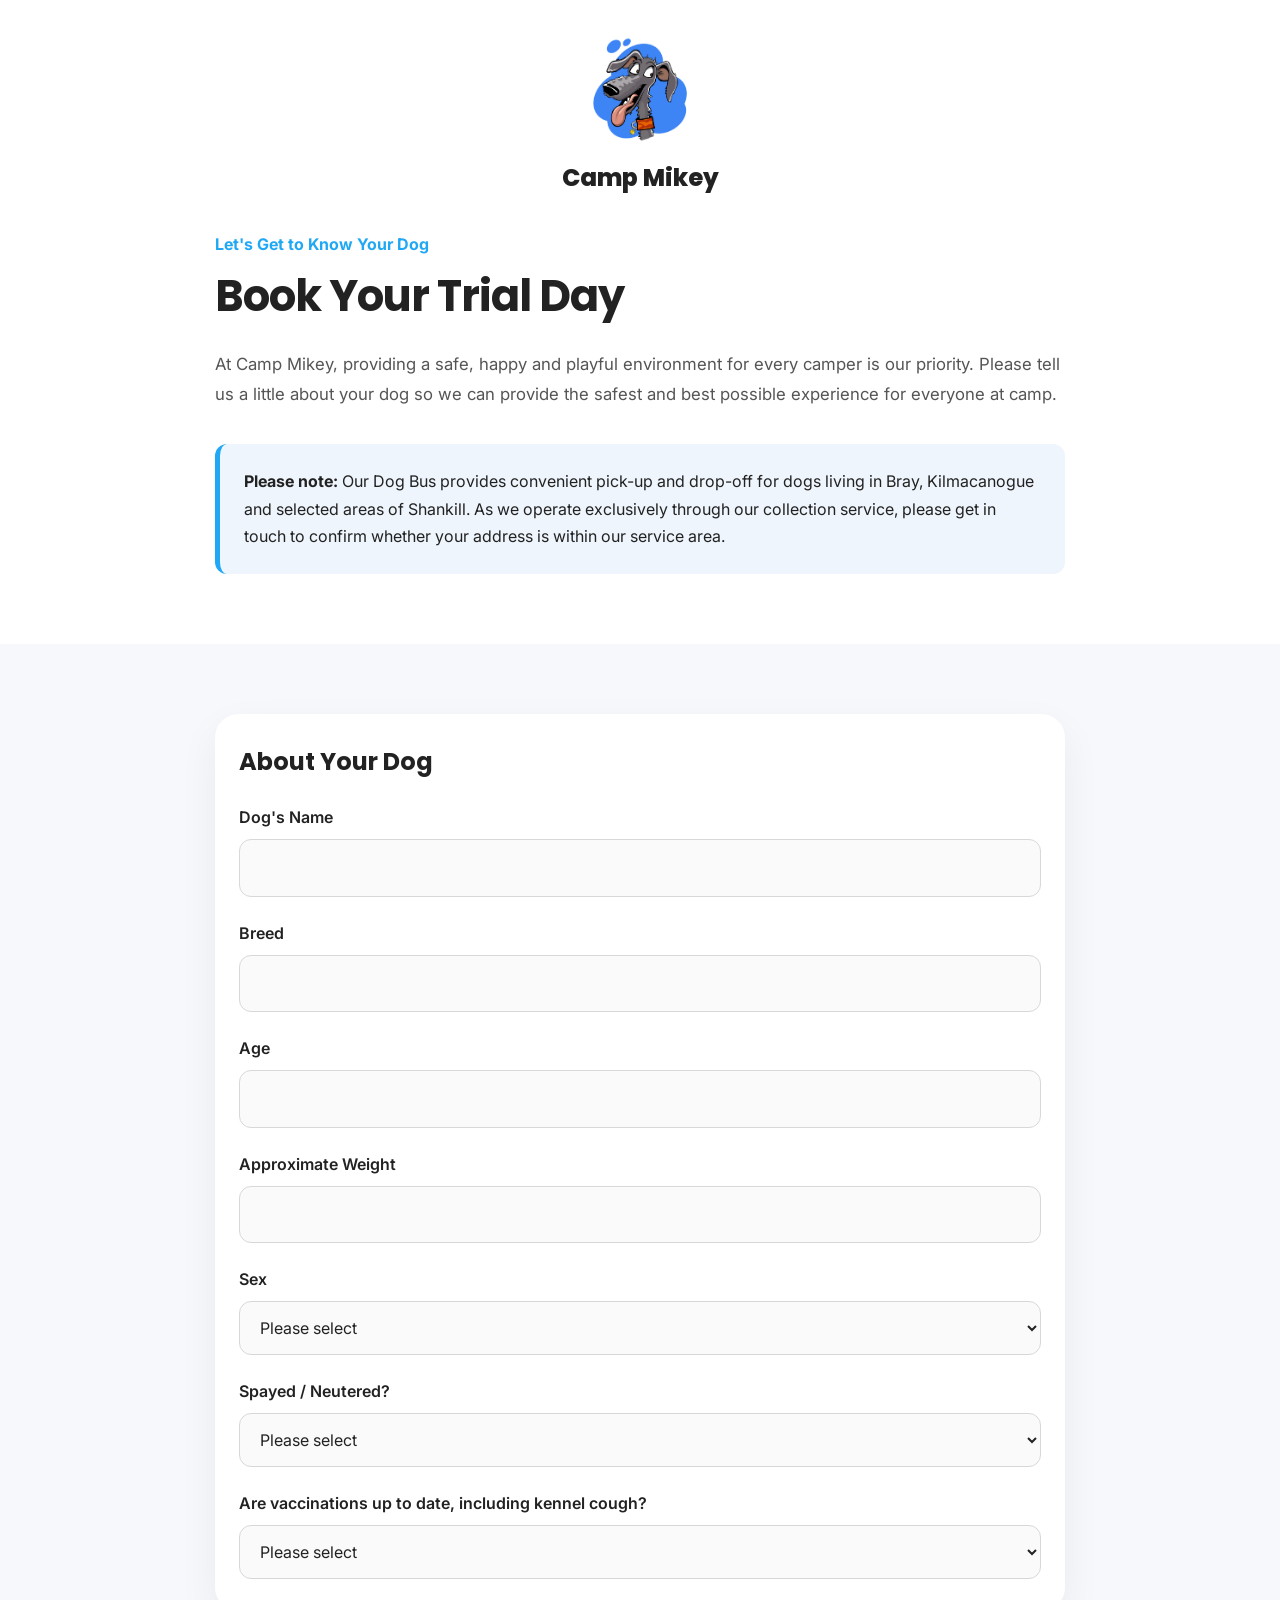
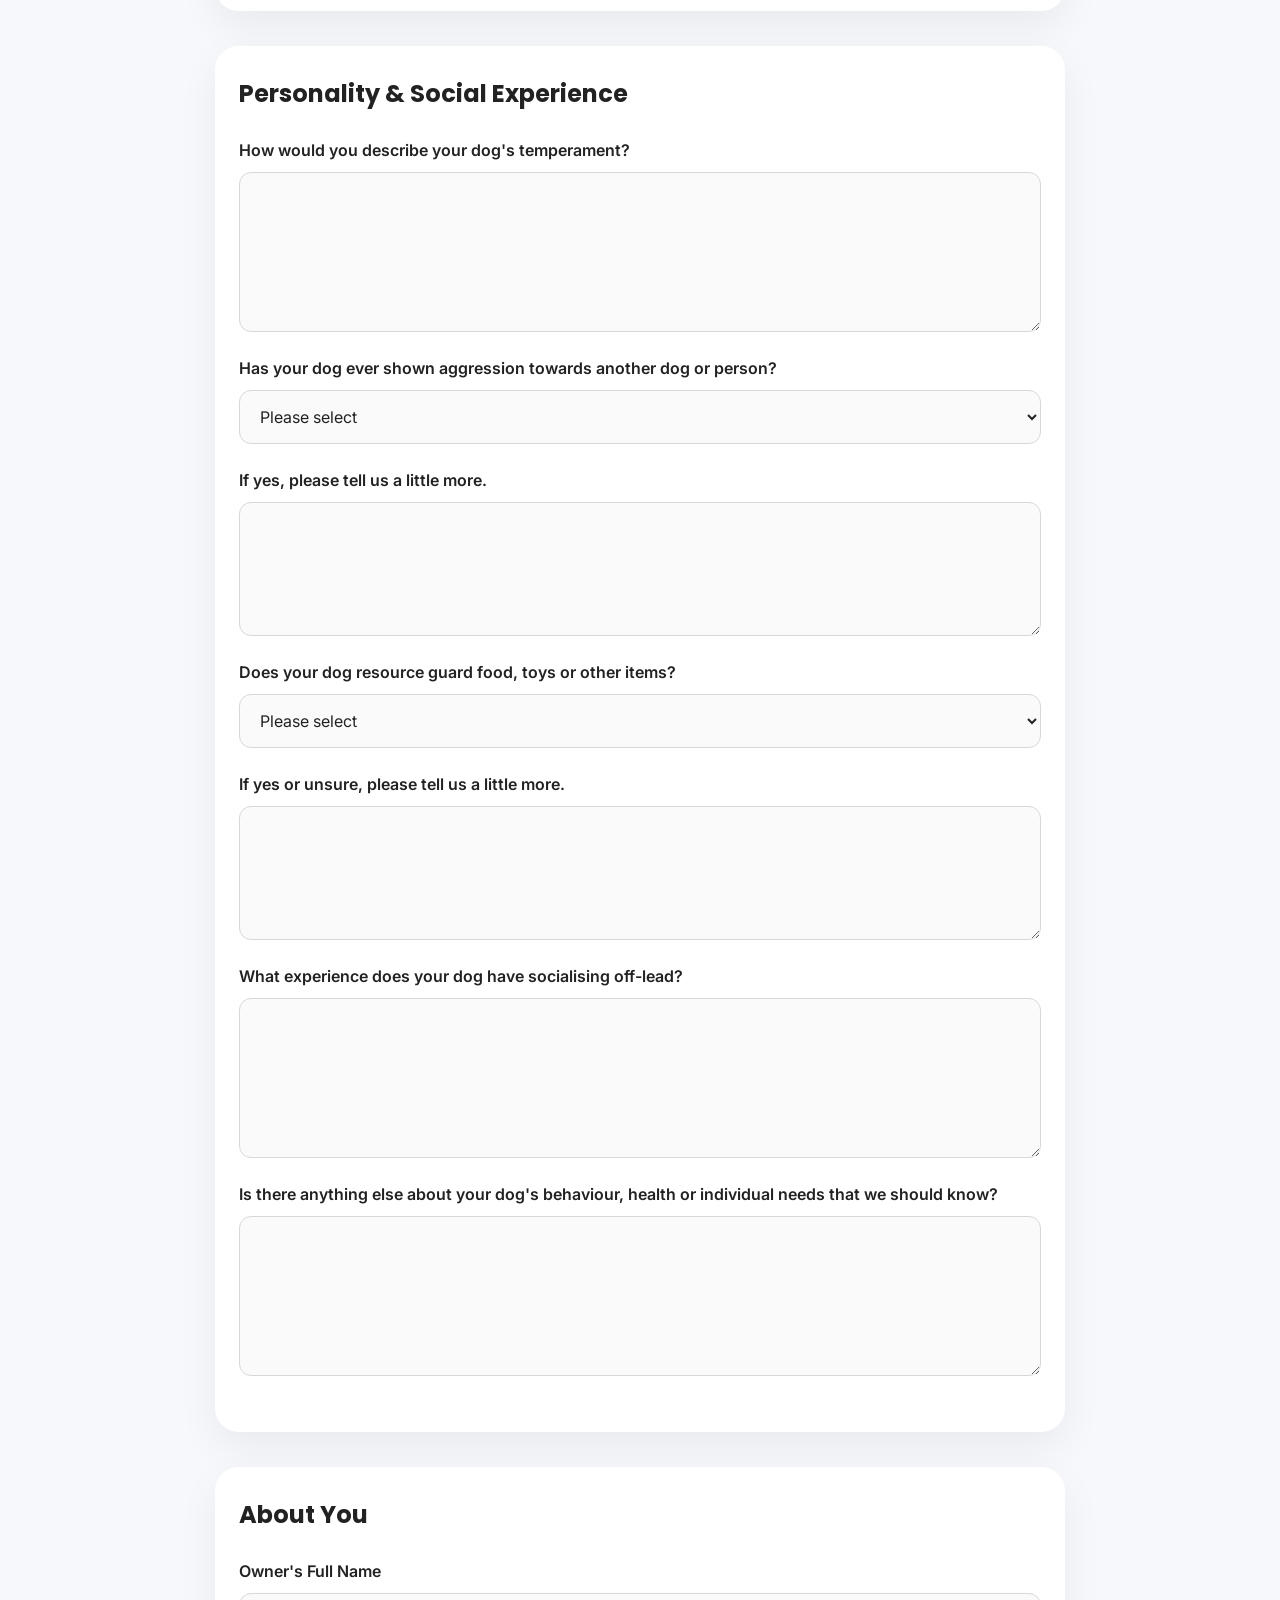
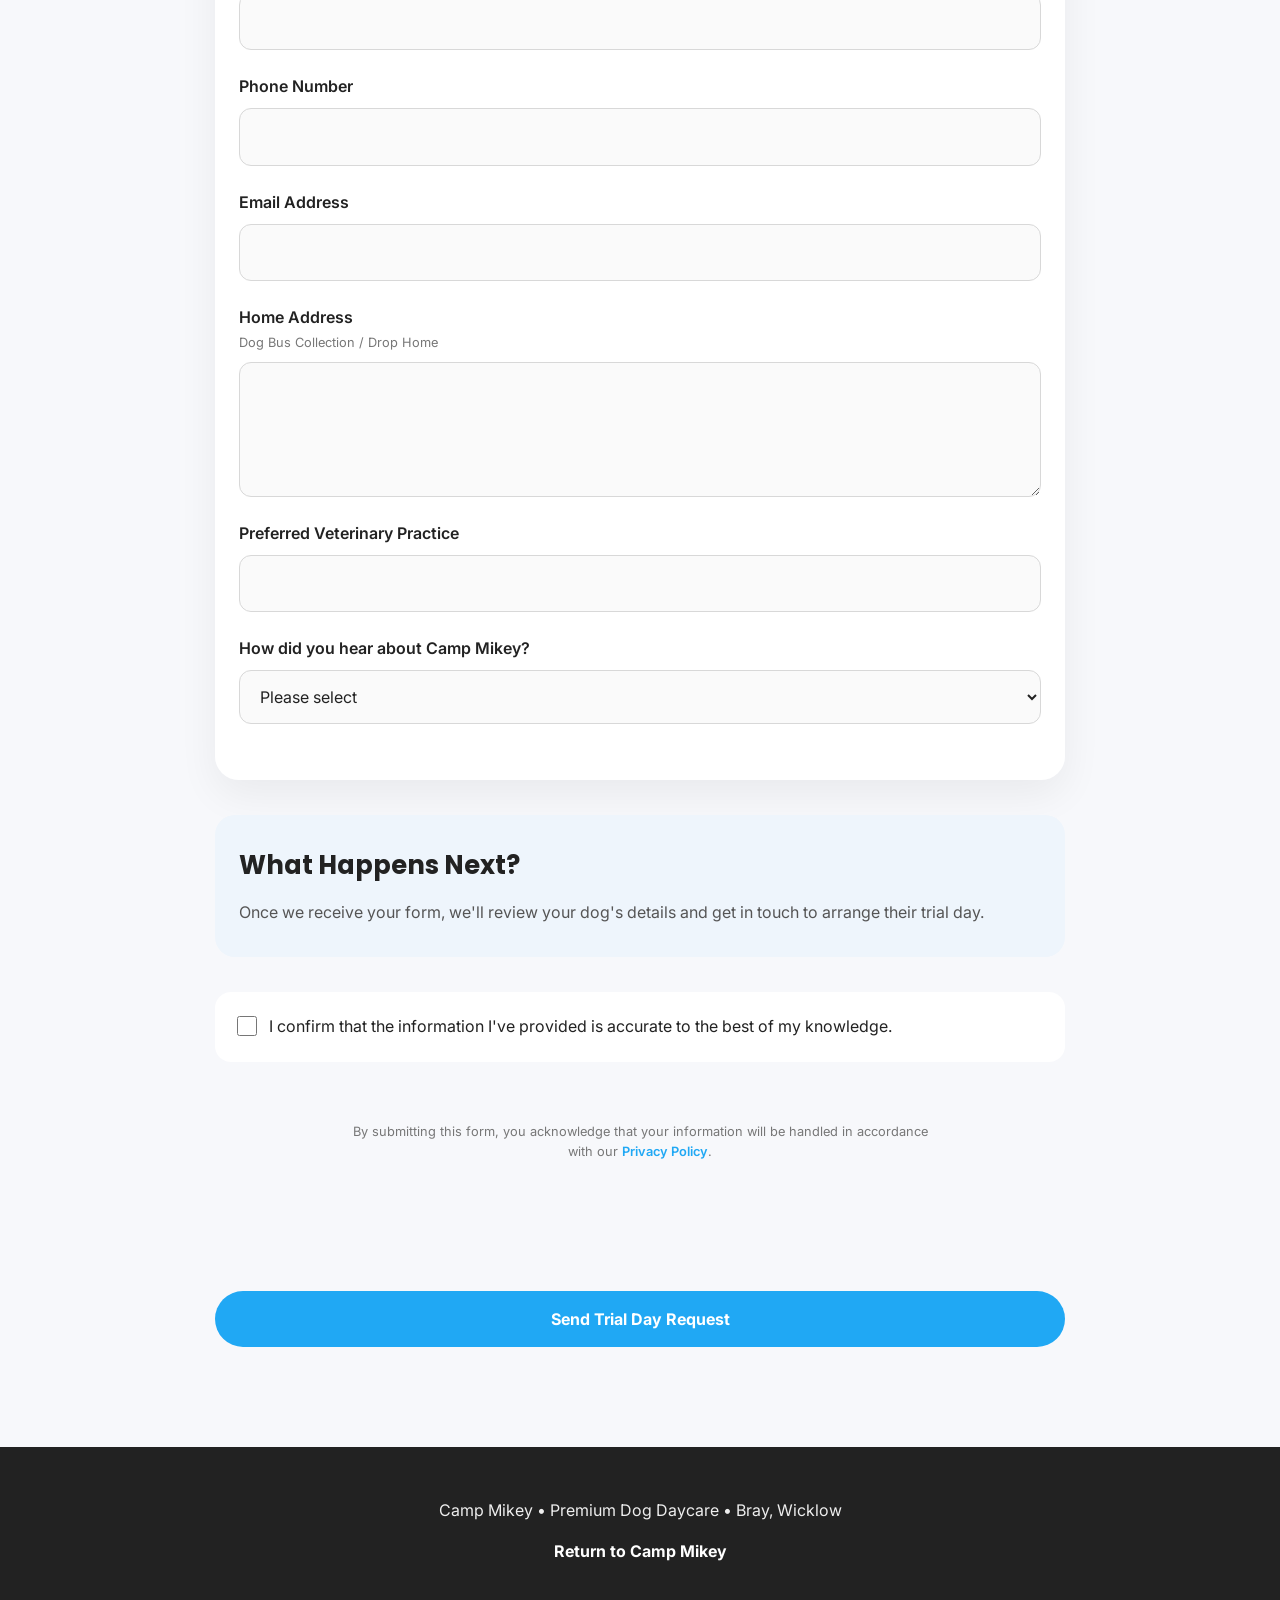
<file: book.html>
<!DOCTYPE html>
<html lang="en">

<head>

    <meta charset="UTF-8">

    <meta name="viewport"
          content="width=device-width, initial-scale=1.0">

    <title>Book Your Trial Day | Camp Mikey</title>

    <meta name="description"
          content="Apply for a trial day at Camp Mikey, premium dog daycare serving Bray, Wicklow. Door-to-door Dog School Bus collection and drop-off for dogs living in Bray & surrounding areas.">

    <link rel="preconnect"
          href="https://fonts.googleapis.com">

    <link rel="preconnect"
          href="https://fonts.gstatic.com"
          crossorigin>

    <link href="https://fonts.googleapis.com/css2?family=Inter:wght@400;500;600;700&family=Poppins:wght@600;700;800&display=swap"
          rel="stylesheet">

    <link rel="stylesheet"
          href="style.css">

    <script src="https://challenges.cloudflare.com/turnstile/v0/api.js" async defer></script>

</head>


<body class="booking-page">


<!-- ---------- Booking Header ---------- -->

<header class="booking-header">

    <a href="index.html" class="booking-logo">

        <img src="images/logo.png"
             alt="Camp Mikey">

        <span>Camp Mikey</span>

    </a>

</header>


<main>


<!-- ---------- Booking Introduction ---------- -->

<section class="booking-intro">

    <div class="booking-container">

        <p class="section-tag">
            Let's Get to Know Your Dog
        </p>

        <h1>
            Book Your Trial Day
        </h1>

        <p>
            At Camp Mikey, providing a safe, happy and playful environment for every camper is our priority. Please tell us a little about your dog so we can provide the safest and best possible experience for everyone at camp.
        </p>

        <div class="booking-notice">

            <strong>Please note:</strong>

            Our Dog Bus provides convenient pick-up and drop-off for dogs living in Bray, Kilmacanogue and selected areas of Shankill. As we operate exclusively through our collection service, please get in touch to confirm whether your address is within our service area.

        </div>

    </div>

</section>


<!-- ---------- Booking Form ---------- -->

<section class="booking-form-section">

    <div class="booking-container">

                <form
            class="booking-form"
            action="/api/trial-request"
            method="POST"
        >

            <!-- About Your Dog -->

            <fieldset>

                 <h2 class="form-section-title">About Your Dog</h2>

                <div class="form-grid">


                    <div class="form-group">

                        <label for="dog-name">
                            Dog's Name
                        </label>

                        <input type="text"
                               id="dog-name"
                               name="dog-name"
                               required>

                    </div>


                    <div class="form-group">

                        <label for="breed">
                            Breed
                        </label>

                        <input type="text"
                               id="breed"
                               name="breed"
                               required>

                    </div>


                    <div class="form-group">

                        <label for="age">
                            Age
                        </label>

                        <input type="text"
                               id="age"
                               name="age"
                               required>

                    </div>


                    <div class="form-group">

                        <label for="weight">
                            Approximate Weight
                        </label>

                        <input type="text"
                               id="weight"
                               name="weight"
                               required>

                    </div>


                    <div class="form-group">

                        <label for="sex">
                            Sex
                        </label>

                        <select id="sex"
                                name="sex"
                                required>

                            <option value="">
                                Please select
                            </option>

                            <option value="male">
                                Male
                            </option>

                            <option value="female">
                                Female
                            </option>

                        </select>

                    </div>


                    <div class="form-group">

                        <label for="neutered">
                            Spayed / Neutered?
                        </label>

                        <select id="neutered"
                                name="neutered"
                                required>

                            <option value="">
                                Please select
                            </option>

                            <option value="yes">
                                Yes
                            </option>

                            <option value="no">
                                No
                            </option>

                        </select>

                    </div>


                    <div class="form-group form-full">

                        <label for="vaccinations">
                            Are vaccinations up to date, including kennel cough?
                        </label>

                        <select id="vaccinations"
                                name="vaccinations"
                                required>

                            <option value="">
                                Please select
                            </option>

                            <option value="yes">
                                Yes
                            </option>

                            <option value="no">
                                No
                            </option>

                            <option value="unsure">
                                Unsure
                            </option>

                        </select>

                    </div>


                </div>

            </fieldset>


            <!-- Personality & Social Experience -->

            <fieldset>

                <h2 class="form-section-title">Personality &amp; Social Experience</h2>


                <div class="form-group">

                    <label for="temperament">
                        How would you describe your dog's temperament?
                    </label>

                    <textarea id="temperament"
                              name="temperament"
                              rows="5"
                              required></textarea>

                </div>


                <div class="form-group">

                    <label for="aggression">
                        Has your dog ever shown aggression towards another dog or person?
                    </label>

                    <select id="aggression"
                            name="aggression"
                            required>

                        <option value="">
                            Please select
                        </option>

                        <option value="no">
                            No
                        </option>

                        <option value="yes">
                            Yes
                        </option>

                    </select>

                </div>


                <div class="form-group">

                    <label for="aggression-details">
                        If yes, please tell us a little more.
                    </label>

                    <textarea id="aggression-details"
                              name="aggression-details"
                              rows="4"></textarea>

                </div>


                <div class="form-group">

                    <label for="resource-guarding">
                        Does your dog resource guard food, toys or other items?
                    </label>

                    <select id="resource-guarding"
                            name="resource-guarding"
                            required>

                        <option value="">
                            Please select
                        </option>

                        <option value="no">
                            No
                        </option>

                        <option value="yes">
                            Yes
                        </option>

                        <option value="unsure">
                            Unsure
                        </option>

                    </select>

                </div>


                <div class="form-group">

                    <label for="resource-details">
                        If yes or unsure, please tell us a little more.
                    </label>

                    <textarea id="resource-details"
                              name="resource-details"
                              rows="4"></textarea>

                </div>


                <div class="form-group">

                    <label for="social-experience">
                        What experience does your dog have socialising off-lead?
                    </label>

                    <textarea id="social-experience"
                              name="social-experience"
                              rows="5"
                              required></textarea>

                </div>


                <div class="form-group">

                    <label for="additional-information">
                        Is there anything else about your dog's behaviour,
                        health or individual needs that we should know?
                    </label>

                    <textarea id="additional-information"
                              name="additional-information"
                              rows="5"></textarea>

                </div>


            </fieldset>


            <!-- About You -->

            <fieldset>

                <h2 class="form-section-title">About You</h2>


                <div class="form-group">

                    <label for="owner-name">
                        Owner's Full Name
                    </label>

                    <input type="text"
                           id="owner-name"
                           name="owner-name"
                           required>

                </div>


                <div class="form-group">

                    <label for="phone">
                        Phone Number
                    </label>

                    <input type="tel"
                           id="phone"
                           name="phone"
                           required>

                </div>

                
                <div class="form-group">

                    <label for="email">
                        Email Address
                    </label>

                    <input type="email"
                           id="email"
                           name="email"
                           autocomplete="email"
                           required>

                </div>


                <div class="form-group">

                    <label for="address">

                        Home Address

                        <small>
                            Dog Bus Collection / Drop Home
                        </small>

                    </label>

                    <textarea id="address"
                              name="address"
                              rows="4"
                              required></textarea>

                </div>

                <div class="form-group">

                    <label for="vet">
                        Preferred Veterinary Practice
                    </label>

                    <input type="text"
                        id="vet"
                        name="vet"
                        required>

                </div>

                <div class="form-group">

                    <label for="heard-about-us">
                        How did you hear about Camp Mikey?
                    </label>

                    <select id="heard-about-us"
                            name="heard-about-us"
                            required>

                        <option value="">
                            Please select
                        </option>

                        <option value="google">
                            Google
                        </option>

                        <option value="instagram">
                            Instagram
                        </option>

                        <option value="facebook">
                            Facebook
                        </option>

                        <option value="recommendation">
                            Friend or Recommendation
                        </option>

                        <option value="dog-bus">
                            Saw the Dog Bus
                        </option>

                        <option value="other">
                            Other
                        </option>

                    </select>

                </div>


            </fieldset>


            <!-- What Happens Next -->

            <div class="form-next-steps">

                <h2>
                    What Happens Next?
                </h2>

                <p>
                   <p>
                    Once we receive your form, we'll review your dog's details
                    and get in touch to arrange their trial day.
                </p>
                </p>

            </div>


            <!-- Confirmation -->

            <div class="form-confirmation">

                <label>

                    <input type="checkbox"
                           name="information-confirmation"
                           required>

                    <span>
                        I confirm that the information I've provided is accurate
                        to the best of my knowledge.
                    </span>

                </label>

            </div>

            <p class="form-privacy">
                By submitting this form, you acknowledge that your information will be
                handled in accordance with our
                <a href="privacy.html">Privacy Policy</a>.
            </p>

            <div class="turnstile-container">
                <div
                    class="cf-turnstile"
                    data-sitekey="0x4AAAAAAD5Fc-anNG180gr_">
                </div>
            </div>

            <button type="submit"
                    class="button booking-submit">

                Send Trial Day Request

            </button>


        </form>

    </div>

</section>


</main>


<!-- ---------- Footer ---------- -->

<footer class="booking-footer">

    <div class="booking-container">

        <p>
            Camp Mikey • Premium Dog Daycare • Bray, Wicklow
        </p>

        <a href="index.html">
            Return to Camp Mikey
        </a>

    </div>

</footer>


</body>

</html>
</file>
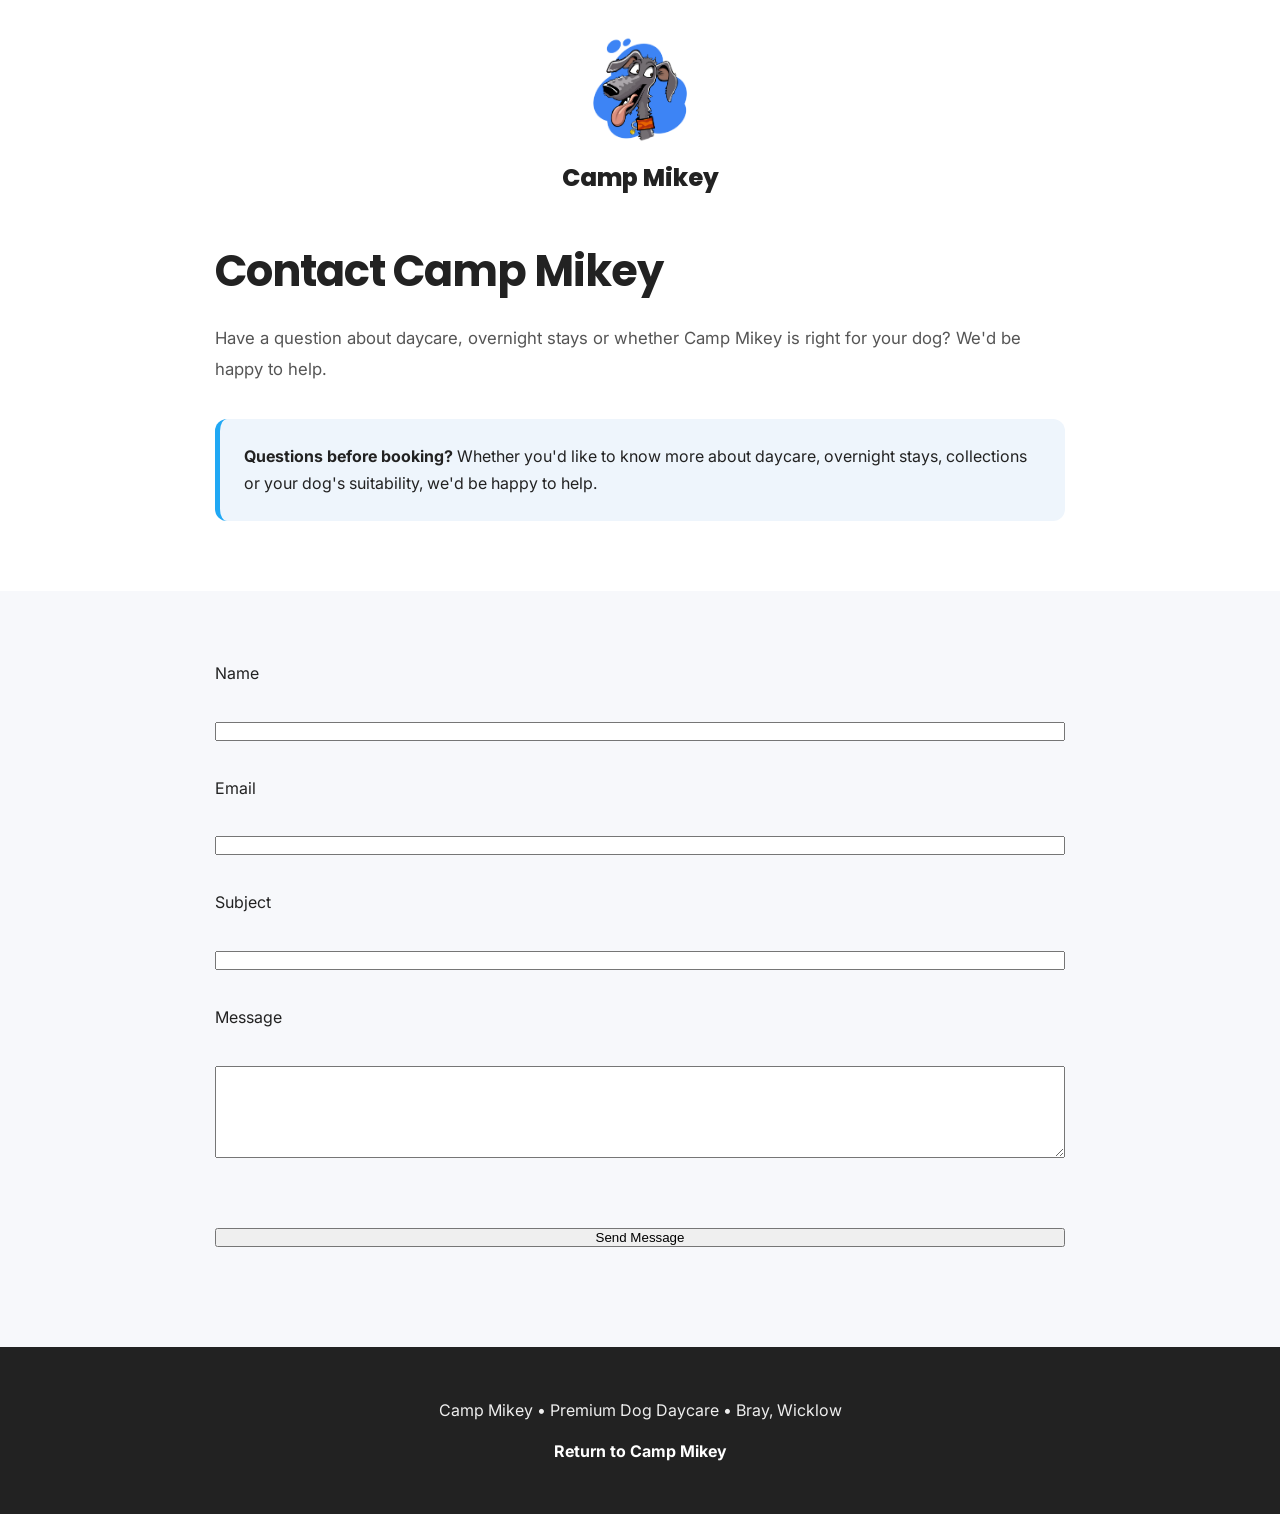
<file: contact.html>
<!DOCTYPE html>
<html lang="en">

<head>

    <meta charset="UTF-8">

    <meta name="viewport"
          content="width=device-width, initial-scale=1.0">

    <title>Contact Camp Mikey | Dog Daycare </title>

    <meta name="description"
      content="Get in touch with Camp Mikey about dog daycare serving Bray, overnight stays and our door-to-door Dog School Bus collection and drop-off service.
    <link rel="preconnect"
          href="https://fonts.googleapis.com">

    <link rel="preconnect"
          href="https://fonts.gstatic.com"
          crossorigin>

    <link href="https://fonts.googleapis.com/css2?family=Inter:wght@400;500;600;700&family=Poppins:wght@600;700;800&display=swap"
          rel="stylesheet">

    <link rel="stylesheet"
          href="style.css">

    <script src="https://challenges.cloudflare.com/turnstile/v0/api.js" async defer></script>

</head>


<body class="booking-page">


<!-- ---------- Booking Header ---------- -->

<header class="booking-header">

    <a href="index.html" class="booking-logo">

        <img src="images/logo.png"
             alt="Camp Mikey">

        <span>Camp Mikey</span>

    </a>

</header>


<main>


<!-- ---------- Booking Introduction ---------- -->

<section class="booking-intro">

    <div class="booking-container">

        <h1>Contact Camp Mikey</h1>

        <p>
            Have a question about daycare, overnight stays or whether Camp Mikey is right for your dog? We'd be happy to help.
        </p>

        <div class="booking-notice">

            <strong>Questions before booking?</strong>

            Whether you'd like to know more about daycare, overnight stays,
            collections or your dog's suitability, we'd be happy to help.

        </div>

    </div>

</section>


<!-- ---------- Booking Form ---------- -->

<section class="booking-form-section">

    <div class="booking-container">

                <form
                    class="booking-form"
                    action="/api/contact"
                    method="POST">

                    <label for="name">
                        Name
                    </label>

                    <input
                        type="text"
                        id="name"
                        name="name"
                        required>

                    <label for="email">
                        Email
                    </label>

                    <input
                        type="email"
                        id="email"
                        name="email"
                        required>

                    <label for="subject">
                        Subject
                    </label>

                    <input
                        type="text"
                        id="subject"
                        name="subject">

                    <label for="message">
                        Message
                    </label>

                    <textarea
                        id="message"
                        name="message"
                        rows="6"
                        required></textarea>
                    <div
                        class="cf-turnstile"
                        data-sitekey="0x4AAAAAAD5Fc-anNG180gr_">
                    </div> 

                    <button type="submit">
                        Send Message
                    </button>

                </form>

    </div>

</section>


</main>


<!-- ---------- Footer ---------- -->

<footer class="booking-footer">

    <div class="booking-container">

        <p>
            Camp Mikey • Premium Dog Daycare • Bray, Wicklow
        </p>

        <a href="index.html">
            Return to Camp Mikey
        </a>

    </div>

</footer>


</body>

</html>
</file>
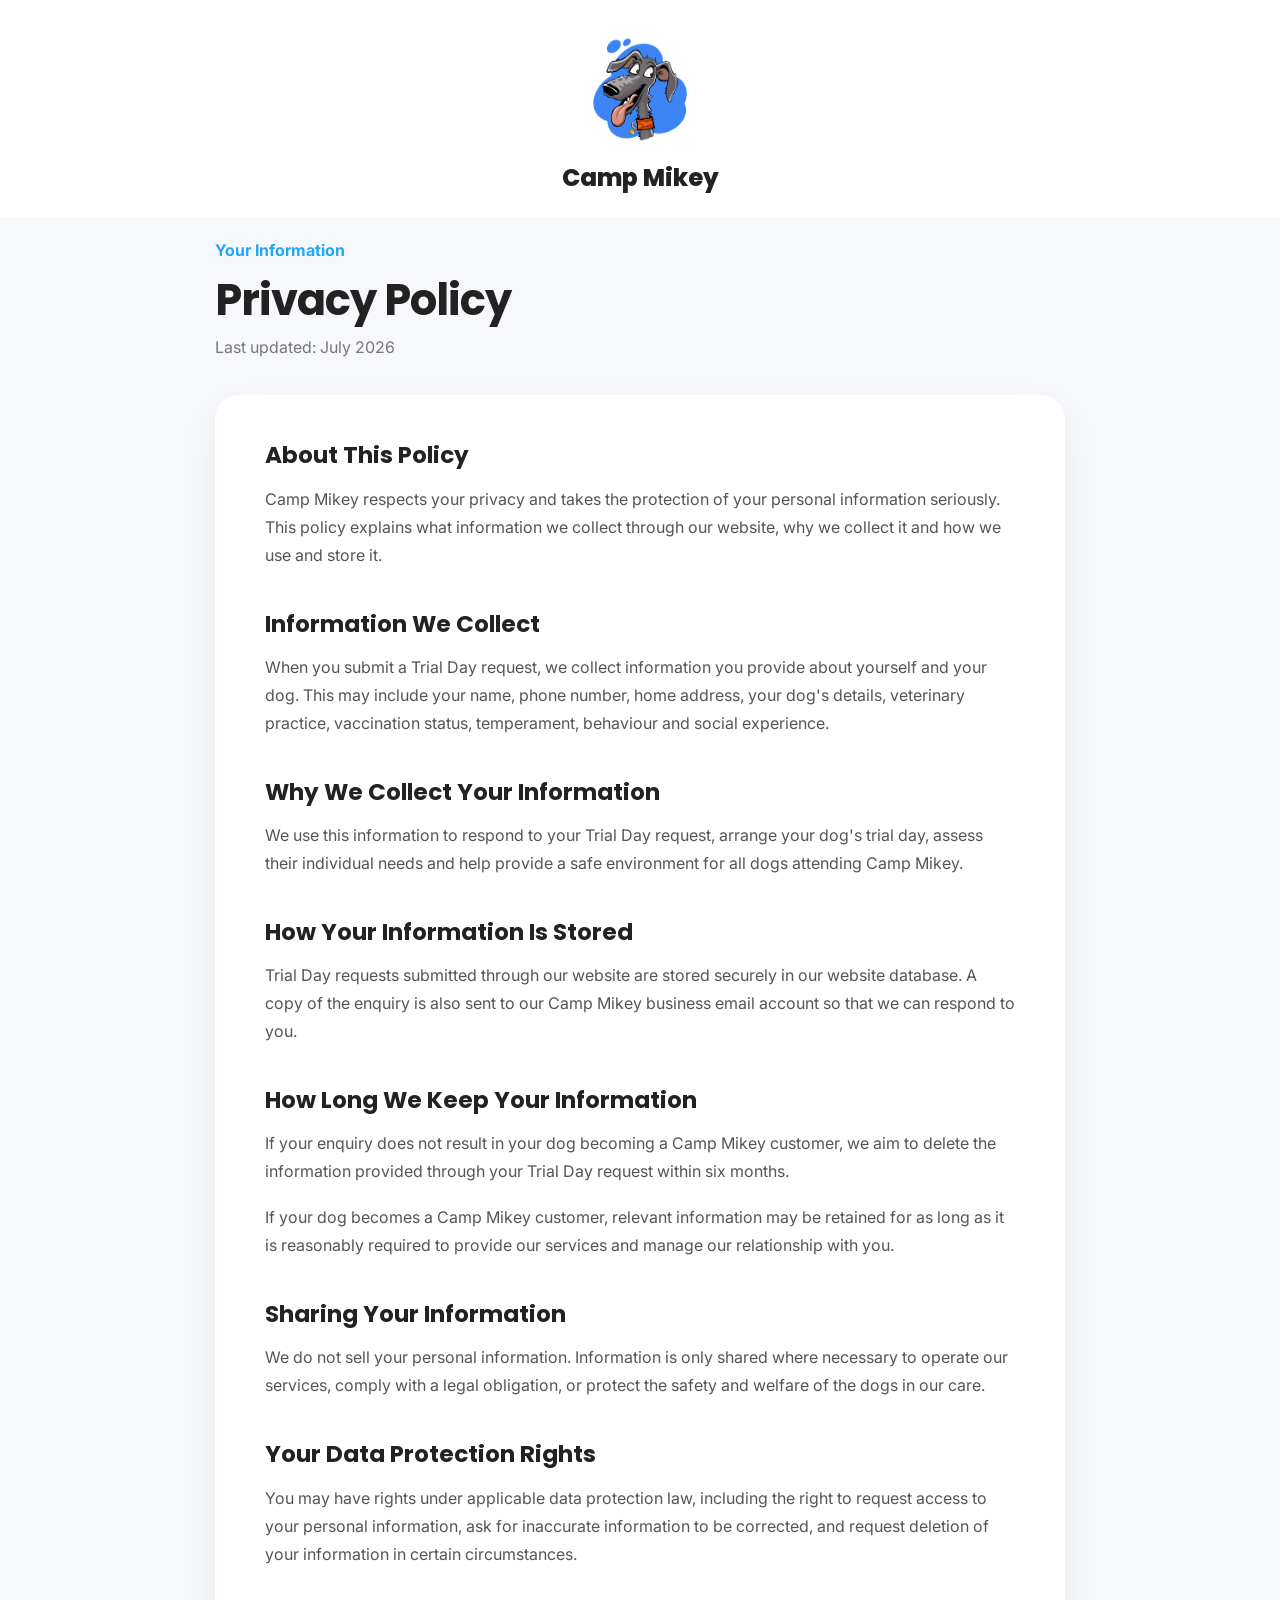
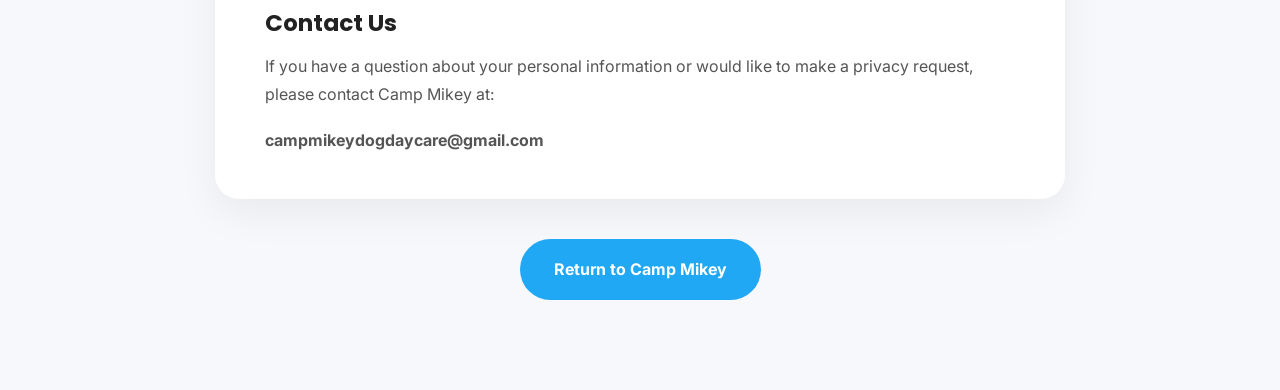
<file: privacy.html>
<!DOCTYPE html>
<html lang="en">

<head>

    <meta charset="UTF-8">

    <meta name="viewport"
          content="width=device-width, initial-scale=1.0">

    <title>Privacy Policy | Camp Mikey</title>

    <meta name="description"
          content="Privacy policy for Camp Mikey dog daycare in Bray, Wicklow.">

    <link rel="preconnect"
          href="https://fonts.googleapis.com">

    <link rel="preconnect"
          href="https://fonts.gstatic.com"
          crossorigin>

    <link href="https://fonts.googleapis.com/css2?family=Inter:wght@400;500;600;700&family=Poppins:wght@600;700;800&display=swap"
          rel="stylesheet">

    <link rel="stylesheet"
          href="style.css">

</head>


<body class="privacy-page">


<header class="booking-header">

    <a href="index.html" class="booking-logo">

        <img src="images/logo.png"
             alt="Camp Mikey">

        <span>Camp Mikey</span>

    </a>

</header>


<main>

    <section class="privacy-section">

        <div class="booking-container">

            <p class="section-tag">
                Your Information
            </p>

            <h1>Privacy Policy</h1>

            <p class="privacy-updated">
                Last updated: July 2026
            </p>


            <div class="privacy-content">

                <h2>About This Policy</h2>

                <p>
                    Camp Mikey respects your privacy and takes the protection
                    of your personal information seriously. This policy
                    explains what information we collect through our website,
                    why we collect it and how we use and store it.
                </p>


                <h2>Information We Collect</h2>

                <p>
                    When you submit a Trial Day request, we collect information
                    you provide about yourself and your dog. This may include
                    your name, phone number, home address, your dog's details,
                    veterinary practice, vaccination status, temperament,
                    behaviour and social experience.
                </p>


                <h2>Why We Collect Your Information</h2>

                <p>
                    We use this information to respond to your Trial Day
                    request, arrange your dog's trial day, assess their
                    individual needs and help provide a safe environment for
                    all dogs attending Camp Mikey.
                </p>


                <h2>How Your Information Is Stored</h2>

                <p>
                    Trial Day requests submitted through our website are stored
                    securely in our website database. A copy of the enquiry is
                    also sent to our Camp Mikey business email account so that
                    we can respond to you.
                </p>


                <h2>How Long We Keep Your Information</h2>

                <p>
                    If your enquiry does not result in your dog becoming a
                    Camp Mikey customer, we aim to delete the information
                    provided through your Trial Day request within six months.
                </p>

                <p>
                    If your dog becomes a Camp Mikey customer, relevant
                    information may be retained for as long as it is reasonably
                    required to provide our services and manage our relationship
                    with you.
                </p>


                <h2>Sharing Your Information</h2>

                <p>
                    We do not sell your personal information. Information is
                    only shared where necessary to operate our services, comply
                    with a legal obligation, or protect the safety and welfare
                    of the dogs in our care.
                </p>


                <h2>Your Data Protection Rights</h2>

                <p>
                    You may have rights under applicable data protection law,
                    including the right to request access to your personal
                    information, ask for inaccurate information to be corrected,
                    and request deletion of your information in certain
                    circumstances.
                </p>


                <h2>Contact Us</h2>

                <p>
                    If you have a question about your personal information or
                    would like to make a privacy request, please contact Camp
                    Mikey at:
                </p>

                <p>
                    <strong>campmikeydogdaycare@gmail.com</strong>
                </p>

            </div>


            <a href="index.html" class="button privacy-return">
                Return to Camp Mikey
            </a>

        </div>

    </section>

</main>


</body>

</html>
</file>
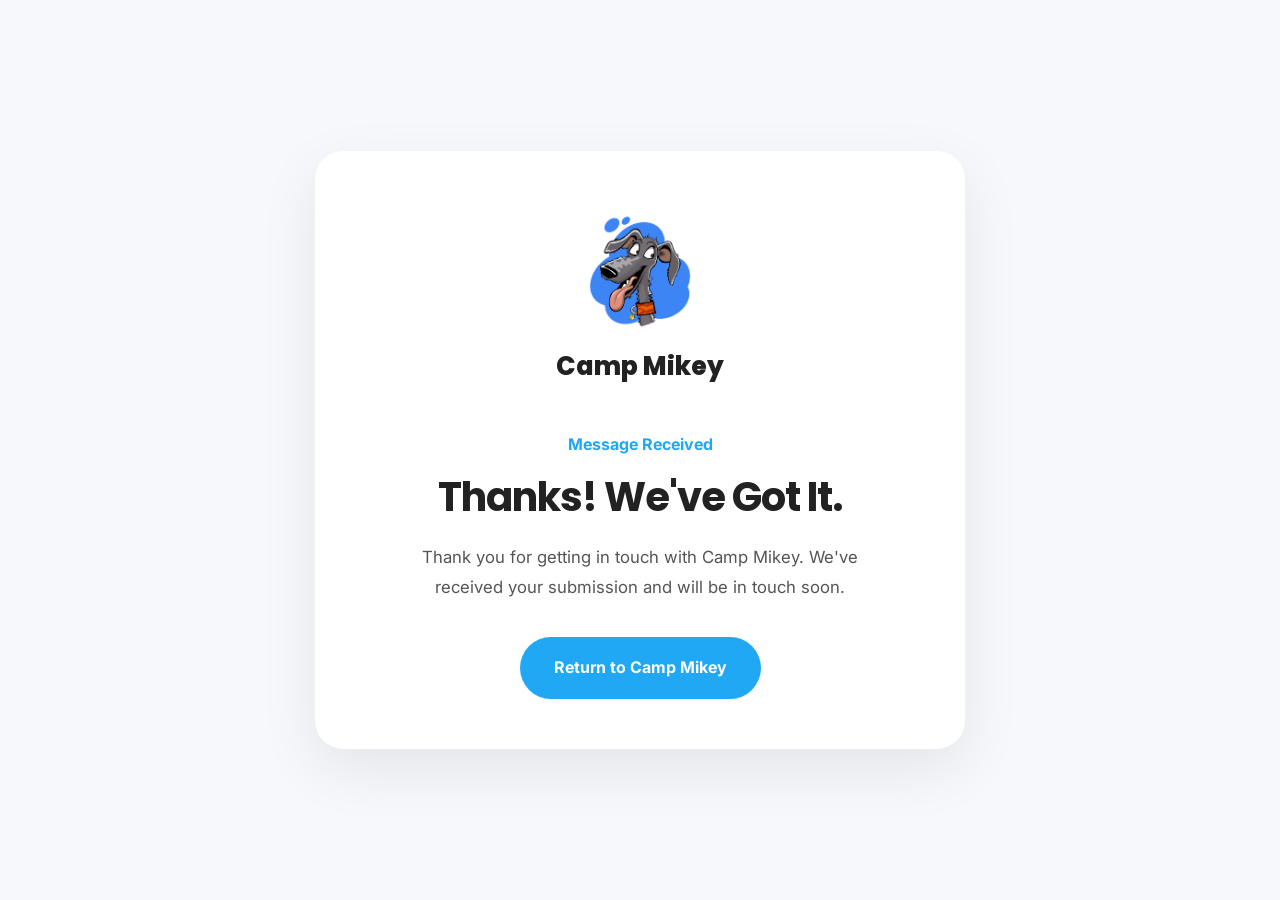
<file: thanks.html>
<!DOCTYPE html>
<html lang="en">

<head>

    <meta charset="UTF-8">

    <meta name="viewport"
          content="width=device-width, initial-scale=1.0">

    <meta name="robots" content="noindex, nofollow">

    <title>Thank You | Camp Mikey</title>

    <link rel="preconnect"
          href="https://fonts.googleapis.com">

    <link rel="preconnect"
          href="https://fonts.gstatic.com"
          crossorigin>

    <link href="https://fonts.googleapis.com/css2?family=Inter:wght@400;500;600;700&family=Poppins:wght@600;700;800&display=swap"
          rel="stylesheet">

    <link rel="stylesheet"
          href="style.css">

</head>

<body class="thanks-page">

    <main class="thanks-main">

        <div class="thanks-content">

            <a href="index.html" class="thanks-logo">

                <img src="images/logo.png"
                     alt="Camp Mikey">

                <span>Camp Mikey</span>

            </a>

            <p class="section-tag">
                Message Received
            </p>

            <h1>
                Thanks! We've Got It.
            </h1>

             <p>
                Thank you for getting in touch with Camp Mikey. We've received your submission and will be in touch soon.
            </p>

            <a href="/" class="button">
                Return to Camp Mikey
            </a>

        </div>

    </main>

</body>

</html>
</file>
<file: style.css>
/* ======================================================
   CAMP MIKEY
   Mobile First
====================================================== */

/* ---------- Reset ---------- */

*{
    margin:0;
    padding:0;
    box-sizing:border-box;
}

html{
    scroll-behavior:smooth;
}

body{
    font-family:"Inter",sans-serif;
    color:#222;
    background:#fff;
    line-height:1.6;
}

img{
    max-width:100%;
    display:block;
}

a{
    text-decoration:none;
}

/* ---------- Variables ---------- */

:root{

    --blue:#20A8F4;
    --dark:#222;
    --light:#f7f8fb;
    --white:#fff;

    --radius:22px;

    --shadow:
    0 20px 45px rgba(0,0,0,.12);

}

/* ---------- Typography ---------- */

h1,h2,h3{
    font-family:"Poppins",sans-serif;
}

h1{
    font-size:3.2rem;
    line-height:1.05;
    margin-bottom:24px;
}

h2{
    font-size:2.3rem;
    margin-bottom:20px;
}

p{
    color:#555;
}

/* ---------- Buttons ---------- */

.button{

    display:inline-flex;
    justify-content:center;
    align-items:center;

    background:var(--blue);
    color:white;

    padding:18px 34px;

    border-radius:999px;

    font-weight:700;

    transition:.25s;

}

.button:hover{

    transform:translateY(-3px);

}

/* ---------- Hero ---------- */

.hero{

    position:relative;

    min-height:78vh;

    background:
    linear-gradient(rgba(0,0,0,.45),rgba(0,0,0,.45)),
    url(images/hero.jpeg);

    background-size:cover;
    background-position:center;

    color:white;

    display:flex;
    flex-direction:column;

}

.hero-overlay{

    position:absolute;
    inset:0;

}


.navbar {
    display: flex;
    justify-content: space-between;
    align-items: center;
    position: fixed;
    top: 0;
    left: 0;
    width: 100%;
    min-height: 58px;
    padding: 6px 18px;
    background: rgba(25, 29, 35, 0.45);
    backdrop-filter: blur(10px);
    -webkit-backdrop-filter: blur(10px);
    z-index: 1000;
}


.logo img{
    width: 60px;
    height: 60px;
    object-fit: contain;

    filter:
        drop-shadow(0 3px 3px rgba(0,0,0,.35))
        drop-shadow(0 8px 18px rgba(0,0,0,.22));
}


.logo {
    display: flex;
    flex-direction: row;
    align-items: center;
    gap: 8px;
}


.logo-name{
    margin-top:0px;

    font-family:"Poppins", sans-serif;
    font-size:1.1rem;
    font-weight:800;

    color:white;

    line-height:1;
    letter-spacing:.5px;

    text-shadow:
        0 2px 4px rgba(0,0,0,.45),
        0 5px 14px rgba(0,0,0,.25);
}

.nav-links{

    display:none;

    list-style:none;

}

.desktop-button{

    display:none;

}


.hero-content {
    position: relative;
    z-index: 2;
    flex: 1;
    display: flex;
    flex-direction: column;
    justify-content: flex-start;
    padding: 95px 28px 30px;
    max-width: 620px;
}

.eyebrow{

    color:white;

    text-transform:uppercase;

    letter-spacing:2px;

    font-size:.85rem;

    margin-bottom:18px;

}


.hero h1 {
    font-size: clamp(2.7rem, 9vw, 4.5rem);
    line-height: 1.05;
    margin: 14px 0 24px;
}


.hero-text{

    color:white;

    font-size:1.1rem;

    margin-bottom:38px;

}

.hero-button{

    width:100%;

}

.scroll-indicator{

    color:white;

    text-align:center;

    padding-bottom:8px;

    font-size:30px;

}

/* ---------- Timeline ---------- */

.timeline{
    position:relative;
    margin-top:40px;
    margin-left:12px;
    padding-left:32px;
    border-left:3px solid #e6eef7;
}

.timeline-item{
    position:relative;
    margin-bottom:24px;
}

.timeline-item:last-child{
    margin-bottom:0;
}

.timeline-dot{
    position:absolute;
    left:-43px;
    top:8px;
    width:18px;
    height:18px;
    border-radius:50%;
    background:var(--blue);
    border:4px solid #fff;
    box-shadow:0 0 0 3px var(--blue);
}

.timeline-content h3{
    font-size:1.25rem;
    color:var(--dark);
    margin-bottom:2px;
    line-height:1.2;
}

.timeline-content p{
    color:#666;
    font-size:1rem;
}

#day{
    padding-top:70px;
    padding-bottom:70px;
}

/* ---------- Sections ---------- */

.section{

    padding:110px 28px;

}

.light{

    background:var(--light);

}

.container{

    width:min(1100px,100%);
    margin:auto;

}

.section-tag{

    color:var(--blue);

    font-weight:700;

    margin-bottom:12px;

}

.section-intro{

max-width:700px;

font-size:1.15rem;

line-height:1.9;

margin-bottom:60px;

color:#666;

}

.features{
    display:grid;
    grid-template-columns:1fr;
    gap:24px;
    margin-top:50px;
}

.feature-item{
    text-align:left;
}

.feature-item h3{
    margin-bottom:8px;
}

.feature-item p{
    margin:0;
    color:#666;
    line-height:1.6;
}

.feature-card{

    background:white;

    border-radius:24px;

    padding:36px 30px;

    box-shadow:0 15px 40px rgba(0,0,0,.08);

    transition:.3s;

    border-top:5px solid var(--blue);

}

.feature-card:hover{

    transform:translateY(-8px);

    box-shadow:0 25px 55px rgba(0,0,0,.12);

}

.feature-card h3{

    font-size:1.4rem;

    margin-bottom:16px;

}

.feature-card p{

    line-height:1.8;

}

@media(min-width:900px){

    .features{
        grid-template-columns:repeat(2,1fr);
    }

}

/* ---------- Instagram ---------- */

.instagram-callout{

    text-align:left;

    margin-top:60px;

}

.instagram-callout p{

    font-size:1.1rem;

    margin-bottom:24px;

}

/* ---------- Gallery ---------- */

.gallery{

    display:grid;

    grid-template-columns:1fr;

    gap:20px;

    margin-top:50px;

}

.gallery img{

    width:100%;

    height:280px;

    object-fit:cover;

    border-radius:24px;

    box-shadow:var(--shadow);

    transition:transform .3s ease;

}

.gallery img:hover{

    transform:scale(1.03);

}

@media(min-width:768px){

    .gallery{

        grid-template-columns:repeat(2,1fr);

    }

}

@media(min-width:1100px){

    .gallery{

        grid-template-columns:repeat(3,1fr);

        gap:28px;

    }

}

/* ---------- Desktop ---------- */

@media(min-width:992px){

.hero{

min-height:90vh;

}


.navbar {
    padding: 8px 4%;
    min-height: 64px;
    justify-content: space-between;
    gap: 20px;
}

.navbar .logo {
    flex-direction: row;
    align-items: center;
    gap: 10px;
    flex-shrink: 0;
}

.navbar .logo img {
    width: 60px;
    height: 60px;
    object-fit: contain;
}

.navbar .logo-name {
    font-size: 1.2rem;
    margin: 0;
}

.nav-links{

display:flex;

gap:36px;

}

.nav-links a{

color:white;
font-weight:600;

}

.desktop-button{

display:inline-flex;

}

.hero-content{

padding-left:6%;

}

.hero-button{

width:auto;

}

h1{
    font-size:5rem;
    line-height:1.12;
    letter-spacing:-1px;
}

}

/* ---------- Dog Bus ---------- */

.split{
    display:grid;
    gap:80px;
    align-items:center;
}

.split img{

    width:100%;

    border-radius:32px;

    display:block;

    box-shadow:0 25px 60px rgba(0,0,0,.18);

}

.split p{
    margin:24px 0;
    max-width:550px;
}

@media(min-width:992px){

    .split{
        grid-template-columns:1fr 1fr;
    }

}

.split > div:last-child{
    margin-top:20px;
}

@media(min-width:992px){

    .split > div:last-child{
        margin-top:0;
    }

}

.split h2{

    margin-bottom:24px;

}

.split p{

    font-size:1.1rem;

    line-height:1.9;

    margin-bottom:24px;

}

.split .button{

    margin:20px 0 50px;

}

/* ---------- Overnight Stays ---------- */

.overnight-notice{
    max-width:500px;
    margin:40px auto 60px;
    padding:24px;
    background:#fff;
    border-radius:24px;
    box-shadow:0 15px 40px rgba(0,0,0,.06);
    text-align:center;
}

.overnight-notice h3{
    margin-bottom:10px;
}

.overnight-notice p{
    margin:0;
    color:#666;
}

.overnight-heading{
    text-align:center;
    margin-top:20px;
    margin-bottom:40px;
}

.overnight-top{
    display:grid;
    grid-template-columns:repeat(auto-fit,minmax(280px,1fr));
    gap:24px;
    margin:50px 0 70px;
}

.overnight-price{
    background:#fff;
    padding:32px;
    border-radius:24px;
    box-shadow:0 15px 40px rgba(0,0,0,.06);
    text-align:center;
}

.overnight-price-amount{
    font-size:3rem;
    font-weight:800;
    color:var(--blue);
    line-height:1;
    margin:12px 0;
}

.overnight-discount{
    display:inline-block;
    margin-top:20px;
    padding:10px 16px;
    background:#eef7ff;
    color:var(--black);
    font-weight:700;
    border-radius:999px;
}

.swipe-hint{
    text-align:center;
    color:#777;
    font-size:0.9rem;
    margin-bottom:20px;
}

.testimonial-slider{
    display:flex;
    align-items:flex-start;
    gap:24px;
    overflow-x:auto;
    scroll-snap-type:x mandatory;
    padding-bottom:10px;
}

.testimonial-card{
    background:#fff;
    border-radius:24px;
    overflow:hidden;
    box-shadow:0 15px 40px rgba(0,0,0,.06);

    min-width:80%;
    flex:0 0 80%;
    scroll-snap-align:start;
}

.testimonial-card img{
    width:100%;
    aspect-ratio:1 / 1;
    object-fit:cover;
    display:block;
}

.testimonial-content{
    padding:28px;
}

.testimonial-content h4{
    font-size:1.5rem;
    margin-bottom:18px;
}

.testimonial-content p{
    color:#555;
    line-height:1.8;
    margin-bottom:16px;
}

.testimonial-content strong{
    display:block;
    margin-top:20px;
    color:#666;
}

.testimonial-more{
    margin-top:12px;
}

.testimonial-more summary{
    cursor:pointer;
    color:var(--blue);
    font-weight:700;
    margin-bottom:12px;
}

.testimonial-more[open] summary{
    margin-bottom:20px;
}

.testimonial-slider::-webkit-scrollbar{
    display:none;
}

.testimonial-slider{
    display:flex;
    gap:24px;
    overflow-x:auto;
    scroll-snap-type:x mandatory;
    padding-bottom:10px;
    padding-left:4px;
    scrollbar-width:none;
}

/* ---------- FAQs ---------- */

.faq-list{
    max-width:800px;
    margin:50px auto 0;
}

.faq-item{
    background:#fff;
    border-radius:20px;
    padding:24px 28px;
    margin-bottom:16px;
    box-shadow:0 10px 30px rgba(0,0,0,.06);
}

.faq-item summary{
    cursor:pointer;
    font-weight:700;
    font-size:1.1rem;
    list-style:none;
}

.faq-item summary::-webkit-details-marker{
    display:none;
}

.faq-item summary::after{
    content:"+";
    float:right;
    font-size:1.5rem;
    color:var(--blue);
}

.faq-item[open] summary::after{
    content:"−";
}

.faq-item p{
    margin-top:16px;
    color:#555;
    line-height:1.7;
}

.faq-link{
    display:inline-block;
    margin-top:12px;
    color:var(--blue);
    font-weight:700;
    text-decoration:none;
}

.faq-link:hover{
    text-decoration:underline;
}

.faq-hours{
    margin-top:16px;
    padding-left:20px;
}

.faq-hours li{
    margin-bottom:10px;
    color:#555;
}

/* ---------- CTA ---------- */

.cta{

    background:var(--light);

    text-align:center;

    padding:110px 28px;

}

.cta h2{

    font-size:2.8rem;

    margin:20px 0;

}

.cta .section-intro{
    margin-left:auto;
    margin-right:auto;
    text-align:center;
}

.cta .button{

    margin-top:20px;

}

.button i{

    margin-right:10px;

    font-size:1rem;

}

.button .fa-instagram{

    color:#E4405F;

    font-size:1.5rem;

    margin-right:5px;

    vertical-align:middle;

}

/* ---------- Footer ---------- */

footer{

    background:#222;

    color:white;

    padding:90px 28px;

}

.footer-content{

    display:flex;

    flex-direction:column;

    align-items:center;

    text-align:center;

    gap:50px;

}

.footer-logo{

    width:180px;

}

.footer-details{

    display:flex;

    flex-direction:column;

    gap:18px;

}

.footer-details h3{

    color:var(--white);

    margin-bottom:8px;

}

.footer-details p{

    color:#858383;

    line-height:1.8;

    margin:0;

}

.footer-social{

    display:flex;

    flex-direction:column;

    align-items:center;

    gap:20px;

}

.footer-social h3{

    color:rgb(255, 255, 255);

}

.footer-social p{

    color:#858383;

    max-width:340px;

    line-height:1.7;

}

.footer-social .button{

    margin-top:8px;

}

/* ---------- Booking Page ---------- */

.booking-page{
    background:#f7f8fb;
    color:var(--dark);
}

.booking-header{
    background:white;
    padding:24px 28px;
    text-align:center;
}

.booking-logo{
    display:inline-flex;
    flex-direction:column;
    align-items:center;
    text-decoration:none;
}

.booking-logo img{
    width:140px;
    height:auto;
}

.booking-logo span{
    margin-top:4px;
    font-family:"Poppins", sans-serif;
    font-size:1.5rem;
    font-weight:800;
    color:var(--dark);
}

.booking-container{
    width:100%;
    max-width:850px;
    margin:0 auto;
}

.booking-intro{
    background:white;
    padding:10px 28px 70px;
}

.booking-intro h1{
    font-size:2.7rem;
    line-height:1.1;
    margin:16px 0 28px;
}

.booking-intro > .booking-container > p:not(.section-tag){
    font-size:1.05rem;
    line-height:1.8;
    color:#555;
    margin-bottom:18px;
}

.booking-notice{
    margin-top:35px;
    padding:24px;
    background:#eef5fc;
    border-left:5px solid var(--blue);
    border-radius:12px;
    line-height:1.7;
}

.booking-form-section{
    padding:70px 28px 100px;
}

.booking-form{
    display:flex;
    flex-direction:column;
    gap:35px;
}

.booking-form fieldset{
    background:white;
    border:none;
    border-radius:24px;
    padding:32px 24px;
    box-shadow:0 15px 40px rgba(0,0,0,.06);
}

.form-section-title{
    font-family:"Poppins", sans-serif;
    font-size:1.5rem;
    font-weight:700;
    color:var(--dark);
    margin:0 0 28px;
    line-height:1.3;
}

.form-grid{
    display:grid;
    grid-template-columns:1fr;
    gap:24px;
}

.form-group{
    display:flex;
    flex-direction:column;
    gap:10px;
    margin-bottom:24px;
}

.form-grid .form-group{
    margin-bottom:0;
}

.form-group label{
    font-weight:600;
    line-height:1.5;
}

.form-group label small{
    display:block;
    margin-top:4px;
    font-size:.8rem;
    font-weight:400;
    color:#777;
}

.form-group input,
.form-group select,
.form-group textarea{
    width:100%;
    padding:15px 16px;

    font:inherit;
    color:var(--dark);

    background:#fafafa;

    border:1px solid #d8d8d8;
    border-radius:12px;

    outline:none;

    transition:
        border-color .2s ease,
        box-shadow .2s ease;
}

.form-group textarea{
    resize:vertical;
}

.form-group input:focus,
.form-group select:focus,
.form-group textarea:focus{
    border-color:var(--blue);
    box-shadow:0 0 0 3px rgba(0,119,200,.12);
    background:white;
}

.form-next-steps{
    background:#eef5fc;
    border-radius:20px;
    padding:30px 24px;
}

.form-next-steps h2{
    font-size:1.6rem;
    margin-bottom:12px;
}

.form-next-steps p{
    line-height:1.8;
    color:#555;
}

.form-confirmation{
    background:white;
    border-radius:16px;
    padding:22px;
}

.form-confirmation label{
    display:flex;
    align-items:flex-start;
    gap:12px;
    cursor:pointer;
    line-height:1.6;
}

.form-confirmation input{
    width:20px;
    height:20px;
    margin-top:2px;
    flex-shrink:0;
}

.booking-submit{
    border:none;
    cursor:pointer;
    align-self:stretch;
    text-align:center;
    font-family:inherit;
    font-size:1rem;
}

.booking-footer{
    background:#222;
    color:#eee;
    padding:50px 28px;
    text-align:center;
}

.booking-footer p{
    color:#eee;
    line-height:1.7;
    margin-bottom:15px;
}

.booking-footer a{
    color:white;
    font-weight:700;
}

/* ---------- Thank You Page ---------- */

.thanks-page{
    background:#f7f8fb;
}

.thanks-main{
    min-height:100vh;

    display:flex;
    align-items:center;
    justify-content:center;

    padding:50px 28px;
}

.thanks-content{
    width:100%;
    max-width:650px;

    background:white;

    text-align:center;

    padding:50px 28px;

    border-radius:28px;

    box-shadow:0 20px 60px rgba(0,0,0,.08);
}

.thanks-logo{
    display:inline-flex;
    flex-direction:column;
    align-items:center;

    margin-bottom:45px;

    text-decoration:none;
}

.thanks-logo img{
    width:150px;
    height:auto;
}

.thanks-logo span{
    margin-top:4px;

    font-family:"Poppins", sans-serif;
    font-size:1.6rem;
    font-weight:800;

    color:var(--dark);
}

.thanks-content h1{
    font-size:2.5rem;
    line-height:1.15;

    margin:16px 0 22px;
}

.thanks-content > p:not(.section-tag){
    max-width:500px;

    margin:0 auto 35px;

    color:#555;

    font-size:1.05rem;
    line-height:1.8;
}

/* production refresh */

/* ---------- Privacy Page ---------- */

.privacy-page{
    background:#f7f8fb;
    color:var(--dark);
}

.privacy-page .booking-header{
    padding-bottom:20px;
}

.privacy-section{
    padding:20px 28px 90px;
}

.privacy-section .booking-container{
    max-width:850px;
    margin:0 auto;
}

.privacy-section h1{
    font-size:2.7rem;
    line-height:1.1;
    margin:14px 0 10px;
}

.privacy-updated{
    color:#777;
    margin:0 0 35px;
}

.privacy-content{
    background:#fff;
    padding:45px 50px;
    border-radius:24px;
    box-shadow:0 15px 40px rgba(0,0,0,.06);
}

.privacy-content h2{
    font-size:1.45rem;
    line-height:1.3;
    margin:40px 0 14px;
}

.privacy-content h2:first-child{
    margin-top:0;
}

.privacy-content p{
    color:#555;
    font-size:1rem;
    line-height:1.75;
    margin:0 0 18px;
}

.privacy-content p:last-child{
    margin-bottom:0;
}

.privacy-return{
    display:table;
    margin:40px auto 0;
}


/* ---------- Privacy Page Mobile ---------- */

@media (max-width:600px){

    .privacy-page .booking-header{
        padding-bottom:10px;
    }

    .privacy-section{
        padding:10px 20px 70px;
    }

    .privacy-section h1{
        font-size:2.2rem;
    }

    .privacy-content{
        padding:30px 22px;
        border-radius:20px;
    }

    .privacy-content h2{
        font-size:1.25rem;
        margin-top:32px;
    }

    .privacy-content p{
        font-size:.95rem;
        line-height:1.7;
    }

}

/* ---------- Form Privacy Link ---------- */

.form-privacy{
    max-width:600px;
    margin:25px auto 18px;

    text-align:center;
    font-size:.8rem;
    line-height:1.6;

    color:#777;
}

.form-privacy a{
    color:var(--blue);
    font-weight:600;
    text-decoration:none;
}

.form-privacy a:hover{
    text-decoration:underline;
}

/* ---------- Footer Privacy Link ---------- */

.footer-privacy{
    display:inline-block;
    margin-top:12px;

    color:rgba(255,255,255,.65) !important;
    font-size:.8rem;
    text-decoration:none;
}

.footer-privacy:hover{
    color:#fff !important;
}

/* ---------- Turnstile ---------- */

.turnstile-container{
    display:flex;
    justify-content:center;
    margin:20px 0;
}

/* ---------- Fully Insured ---------- */

.insured-note{
    max-width:700px;
    margin:35px auto 0;
    padding:20px 24px;

    display:flex;
    align-items:center;
    gap:16px;

    background:#f4f8ff;
    border-radius:18px;
}

.insured-icon{
    width:38px;
    height:38px;
    flex-shrink:0;

    display:flex;
    align-items:center;
    justify-content:center;

    border-radius:50%;
    background:var(--blue);
    color:white;

    font-weight:700;
}

.insured-note strong{
    display:block;
    margin-bottom:4px;
}

.insured-note p{
    margin:0;
    font-size:.9rem;
    line-height:1.5;
    color:#666;
}

/* ---------- Pricing ---------- */

.pricing-grid{
    display:grid;
    grid-template-columns:repeat(auto-fit,minmax(280px,1fr));
    gap:24px;
    margin-top:50px;
}

.pricing-card{
    background:#fff;
    padding:36px;
    border-radius:24px;
    box-shadow:0 15px 40px rgba(0,0,0,.06);
}

.pricing-card h3{
    font-size:1.3rem;
    margin-bottom:24px;
}

.price{
    font-size:3rem;
    font-weight:800;
    color:var(--blue);
    line-height:1;
}

.price-time{
    margin:10px 0 24px;
    font-weight:600;
    color:#666;
}

.pricing-card ul{
    padding-left:20px;
    margin:0;
}

.pricing-card li{
    margin-bottom:12px;
    color:#555;
    line-height:1.6;
}

.trial-pricing-note{
    max-width:700px;
    margin:40px auto 0;
    text-align:center;
}

.trial-pricing-note h3{
    margin-bottom:12px;
}

.trial-pricing-note p{
    color:#666;
    line-height:1.7;
}

.pricing-discounts{
    margin-top:50px;
    text-align:center;
}

.pricing-discounts h3{
    font-size:1.5rem;
    margin-bottom:32px;
}

.discount-grid{
    display:grid;
    grid-template-columns:repeat(auto-fit,minmax(250px,1fr));
    gap:24px;
}

.discount-card{
    background:#fff;
    padding:32px;
    border-radius:24px;
    box-shadow:0 15px 40px rgba(0,0,0,.06);
}

.discount-amount{
    font-size:2rem;
    font-weight:800;
    color:var(--blue);
    margin-bottom:12px;
}

.discount-card h4{
    font-size:1.5rem;
    font-weight:800;
    color:var(--black);
    line-height:1.2;
    margin-bottom:16px;
}

.discount-card p{
    color:#666;
    line-height:1.6;
    margin:0;
}


/* ---------- Sticky Navigation Menu ---------- */

.menu-toggle {
    display: block;
    background: transparent;
    border: none;
    color: white;
    font-size: 1.6rem;
    cursor: pointer;
    padding: 8px;
}

.nav-links {
    display: none;
    list-style: none;
}

.nav-links.active {
    display: flex;
    flex-direction: column;
    position: absolute;
    top: 100%;
    left: 0;
    width: 100%;
    background: #20242b;
    padding: 16px 24px 24px;
    gap: 0;
    box-shadow: 0 10px 20px rgba(0, 0, 0, 0.15);
}

.nav-links li a {
    display: block;
    color: white;
    font-weight: 600;
    padding: 12px 0;
}

.nav-links li a:hover {
    color: #20A8F4;
}

.mobile-book-link a {
    background: #20A8F4;
    color: white !important;
    text-align: center;
    border-radius: 999px;
    margin-top: 12px;
    padding: 12px 18px !important;
}

/* Desktop navigation */

@media (min-width: 992px) {
    .menu-toggle {
        display: none;
    }

    .nav-links {
        display: flex;
        flex-direction: row;
        align-items: center;
        gap: 20px;
    }

    .nav-links li a {
        padding: 8px 0;
    }

    .mobile-book-link {
        display: none;
    }
}
</file>
